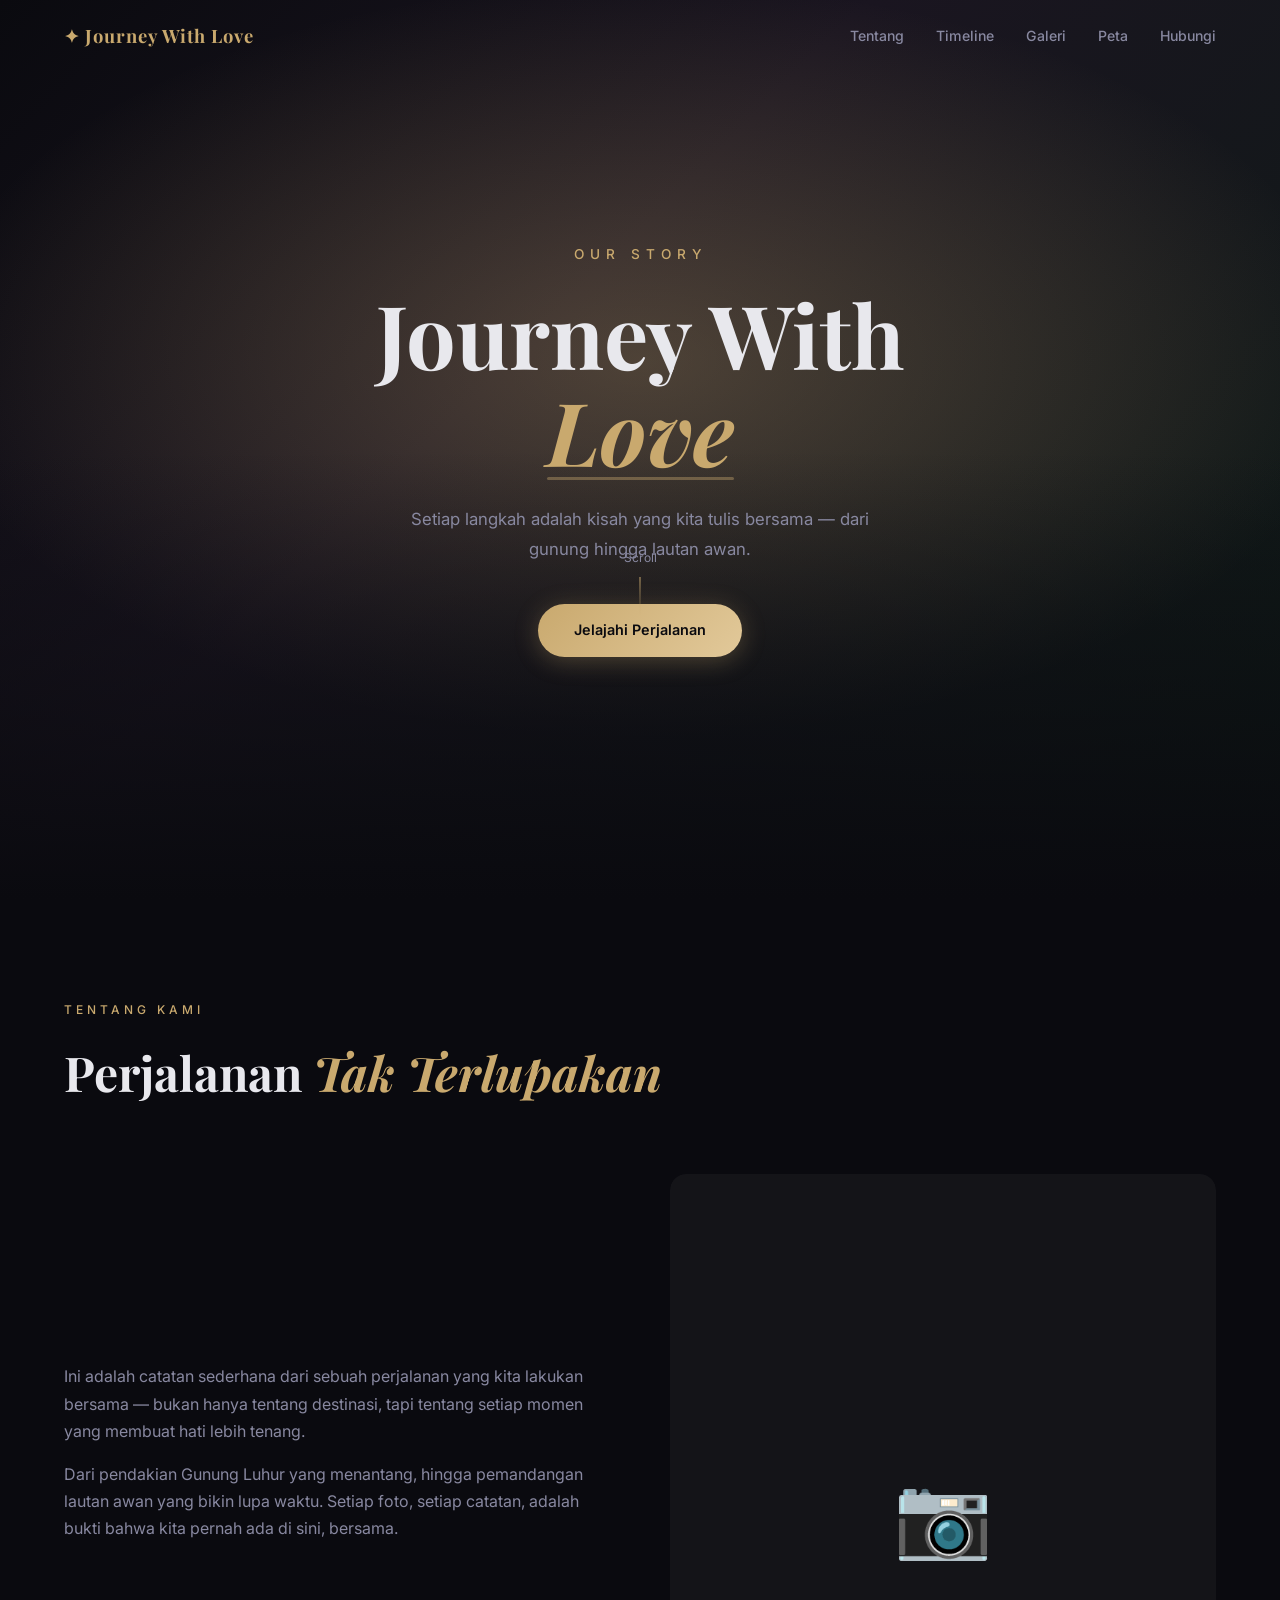
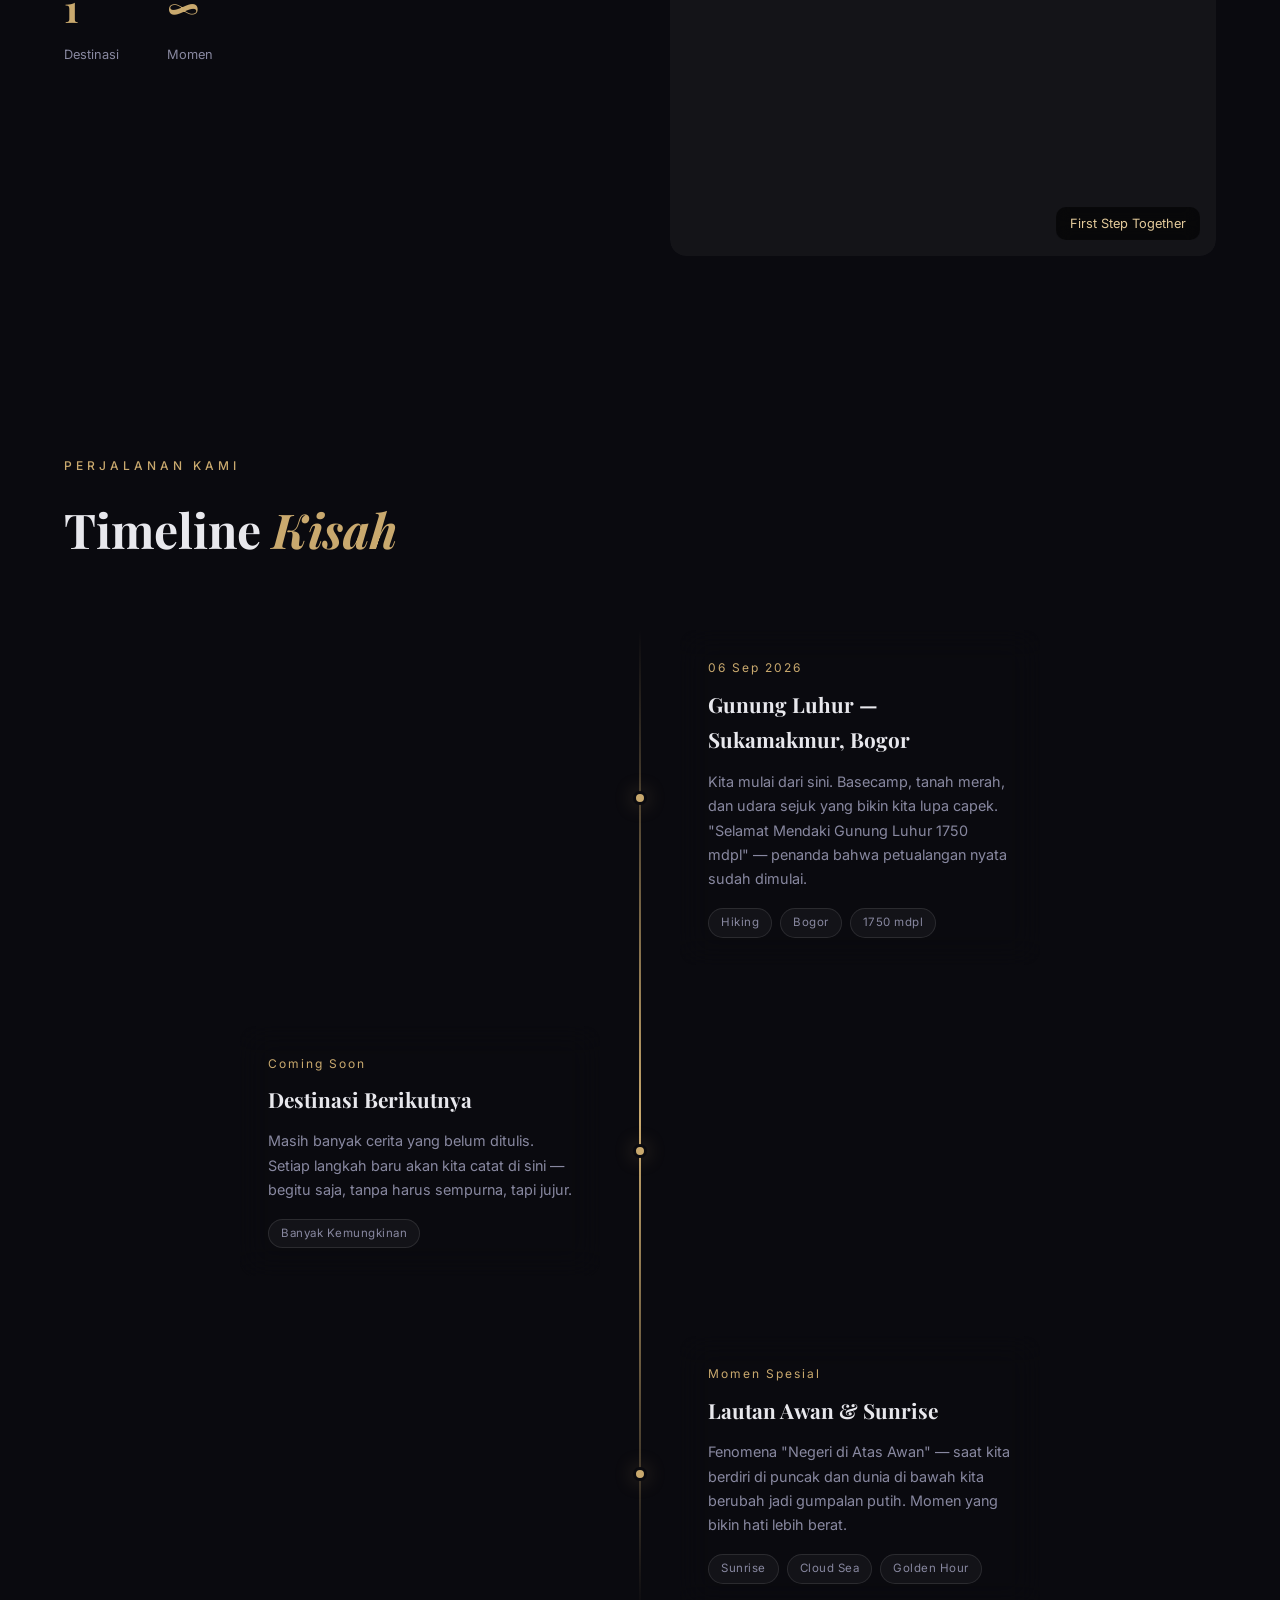
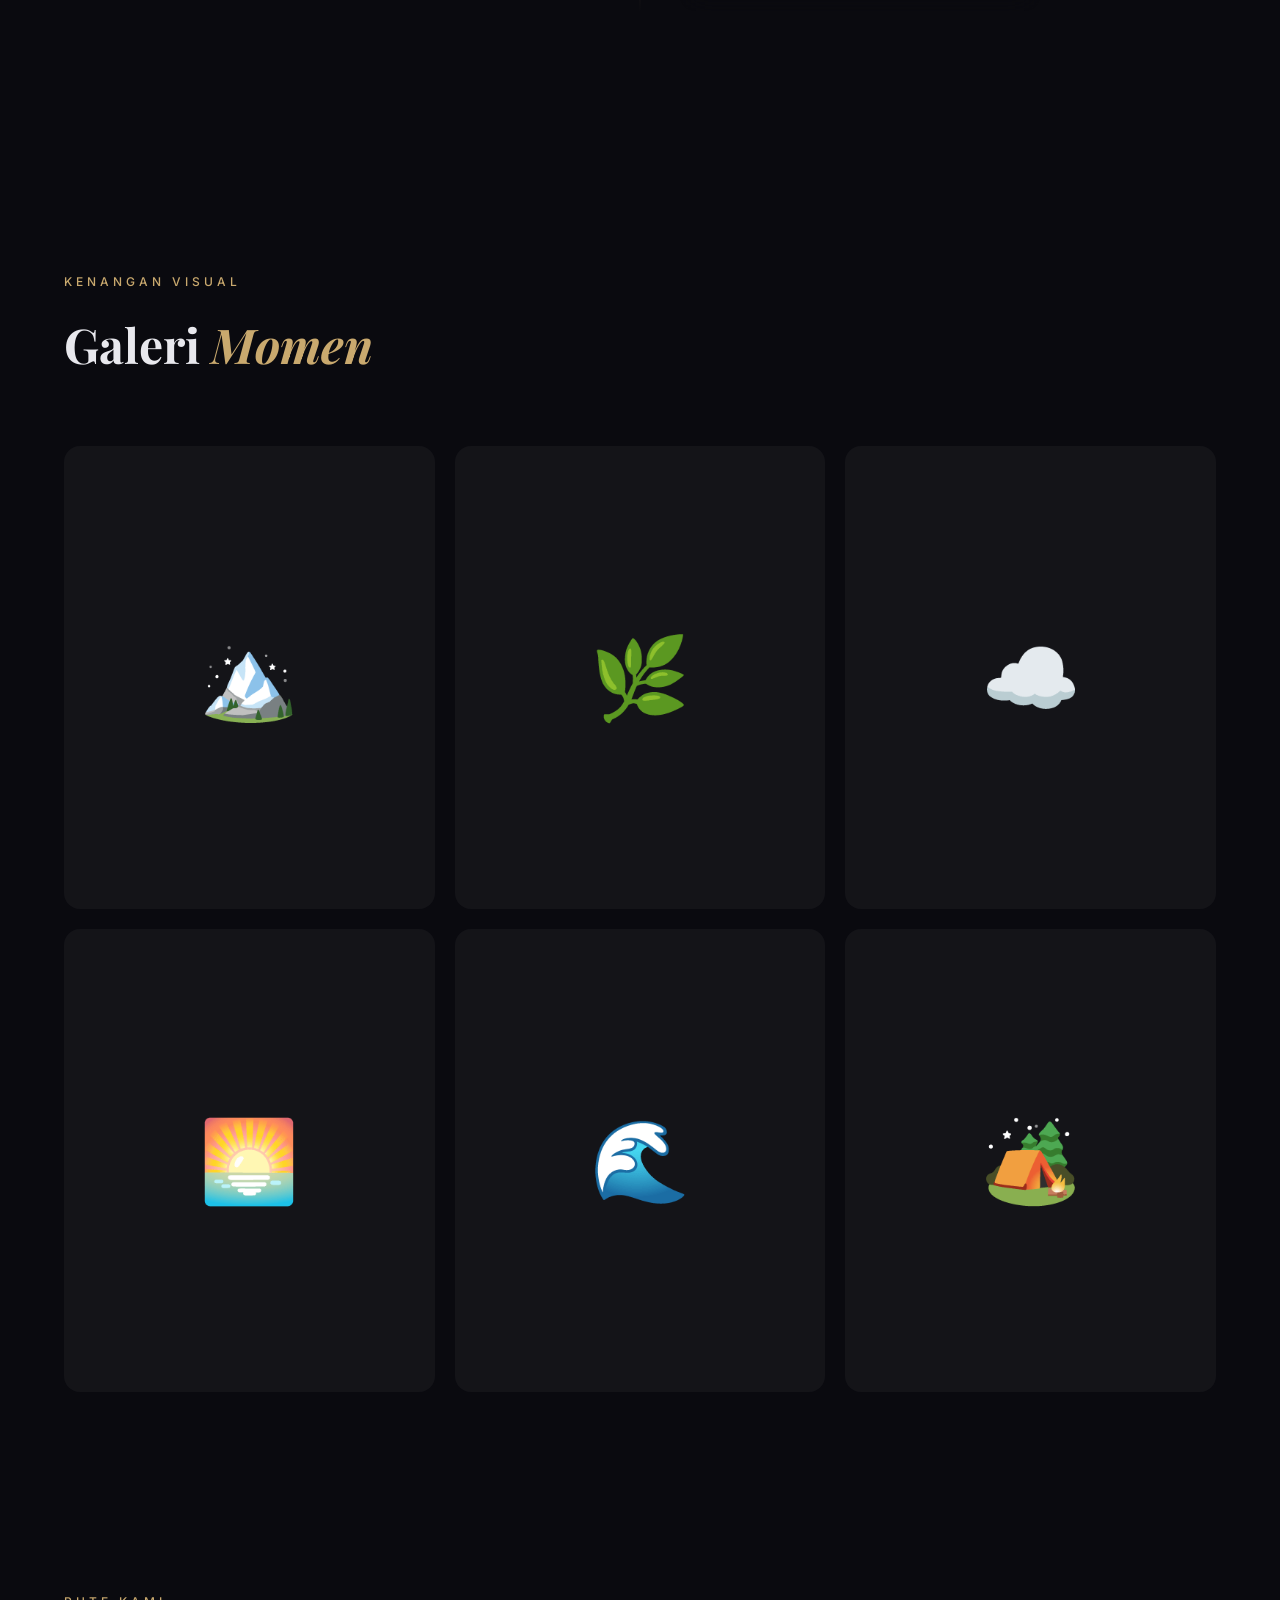
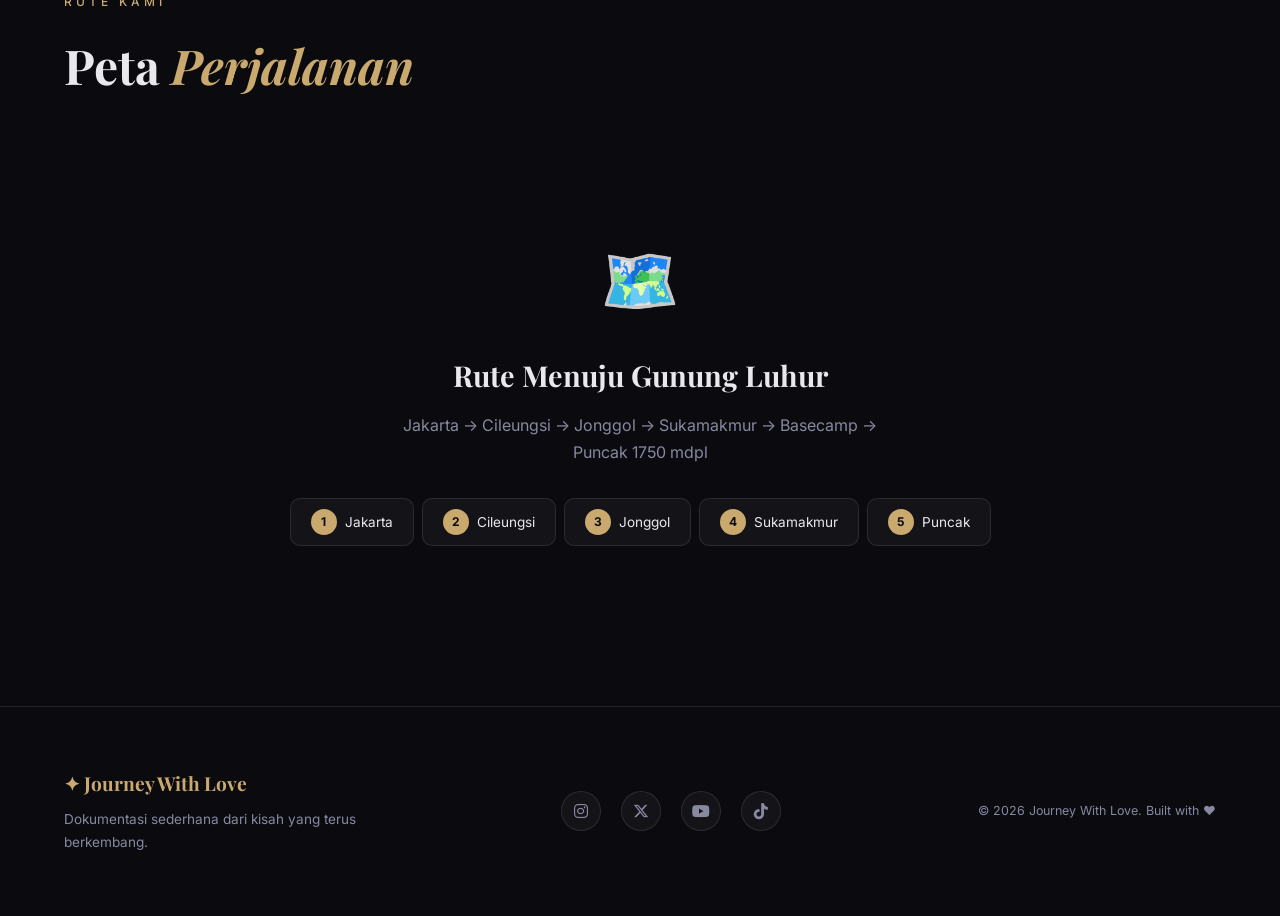
<file: index.html>
<!DOCTYPE html>
<html lang="id">
<head>
  <meta charset="UTF-8">
  <meta name="viewport" content="width=device-width, initial-scale=1.0">
  <title>Journey With Love ✦</title>
  <link rel="stylesheet" href="css/style.css">
  <link rel="preconnect" href="https://fonts.googleapis.com">
  <link href="https://fonts.googleapis.com/css2?family=Inter:wght@300;400;500;600;700&family=Playfair+Display:ital,wght@0,400;0,700;1,400&display=swap" rel="stylesheet">
  <link rel="stylesheet" href="https://cdnjs.cloudflare.com/ajax/libs/font-awesome/6.5.0/css/all.min.css">
</head>
<body>

  <!-- Loader -->
  <div class="loader" id="loader">
    <div class="loader-ring"></div>
    <p class="loader-text">Loading our story...</p>
  </div>

  <!-- Navigation -->
  <nav class="navbar" id="navbar">
    <div class="nav-inner">
      <a href="#hero" class="nav-logo">✦ Journey With Love</a>
      <button class="nav-toggle" id="navToggle" aria-label="Toggle menu">
        <span></span><span></span><span></span>
      </button>
      <ul class="nav-links" id="navLinks">
        <li><a href="#about">Tentang</a></li>
        <li><a href="#timeline">Timeline</a></li>
        <li><a href="#gallery">Galeri</a></li>
        <li><a href="#map">Peta</a></li>
        <li><a href="#footer">Hubungi</a></li>
      </ul>
    </div>
  </nav>

  <!-- Hero Section -->
  <section class="hero" id="hero">
    <div class="hero-bg"></div>
    <div class="hero-overlay"></div>
    <div class="hero-content">
      <p class="hero-subtitle">Our Story</p>
      <h1 class="hero-title">Journey With<br><span class="highlight">Love</span></h1>
      <p class="hero-desc">Setiap langkah adalah kisah yang kita tulis bersama — dari gunung hingga lautan awan.</p>
      <a href="#timeline" class="btn-primary">Jelajahi Perjalanan</a>
      <div class="hero-scroll-hint">
        <span>Scroll</span>
        <div class="scroll-line"></div>
      </div>
    </div>
  </section>

  <!-- About Section -->
  <section class="about" id="about">
    <div class="container">
      <div class="section-label">Tentang Kami</div>
      <h2 class="section-title">Perjalanan <span class="highlight">Tak Terlupakan</span></h2>
      <div class="about-grid">
        <div class="about-text">
          <p>Ini adalah catatan sederhana dari sebuah perjalanan yang kita lakukan bersama — bukan hanya tentang destinasi, tapi tentang setiap momen yang membuat hati lebih tenang.</p>
          <p>Dari pendakian Gunung Luhur yang menantang, hingga pemandangan lautan awan yang bikin lupa waktu. Setiap foto, setiap catatan, adalah bukti bahwa kita pernah ada di sini, bersama.</p>
          <div class="about-stats">
            <div class="stat">
              <span class="stat-number">1</span>
              <span class="stat-label">Destinasi</span>
            </div>
            <div class="stat">
              <span class="stat-number">∞</span>
              <span class="stat-label">Momen</span>
            </div>
          </div>
        </div>
        <div class="about-visual">
          <div class="glass-card about-img">
            <div class="img-placeholder">📷</div>
            <div class="img-caption">First Step Together</div>
          </div>
        </div>
      </div>
    </div>
  </section>

  <!-- Timeline Section -->
  <section class="timeline" id="timeline">
    <div class="container">
      <div class="section-label">Perjalanan Kami</div>
      <h2 class="section-title">Timeline <span class="highlight">Kisah</span></h2>
      <div class="timeline-container">
        <div class="timeline-line"></div>

        <div class="timeline-item" data-aos="fade-right">
          <div class="timeline-dot"></div>
          <div class="timeline-card glass-card">
            <div class="timeline-date">06 Sep 2026</div>
            <div class="timeline-title">Gunung Luhur — Sukamakmur, Bogor</div>
            <p class="timeline-desc">Kita mulai dari sini. Basecamp, tanah merah, dan udara sejuk yang bikin kita lupa capek. "Selamat Mendaki Gunung Luhur 1750 mdpl" — penanda bahwa petualangan nyata sudah dimulai.</p>
            <div class="timeline-tags">
              <span class="tag">Hiking</span>
              <span class="tag">Bogor</span>
              <span class="tag">1750 mdpl</span>
            </div>
          </div>
        </div>

        <div class="timeline-item" data-aos="fade-left">
          <div class="timeline-dot"></div>
          <div class="timeline-card glass-card">
            <div class="timeline-date">Coming Soon</div>
            <div class="timeline-title">Destinasi Berikutnya</div>
            <p class="timeline-desc">Masih banyak cerita yang belum ditulis. Setiap langkah baru akan kita catat di sini — begitu saja, tanpa harus sempurna, tapi jujur.</p>
            <div class="timeline-tags">
              <span class="tag">Banyak Kemungkinan</span>
            </div>
          </div>
        </div>

        <div class="timeline-item" data-aos="fade-right">
          <div class="timeline-dot"></div>
          <div class="timeline-card glass-card">
            <div class="timeline-date">Momen Spesial</div>
            <div class="timeline-title">Lautan Awan & Sunrise</div>
            <p class="timeline-desc">Fenomena "Negeri di Atas Awan" — saat kita berdiri di puncak dan dunia di bawah kita berubah jadi gumpalan putih. Momen yang bikin hati lebih berat.</p>
            <div class="timeline-tags">
              <span class="tag">Sunrise</span>
              <span class="tag">Cloud Sea</span>
              <span class="tag">Golden Hour</span>
            </div>
          </div>
        </div>
      </div>
    </div>
  </section>

  <!-- Gallery Section -->
  <section class="gallery" id="gallery">
    <div class="container">
      <div class="section-label">Kenangan Visual</div>
      <h2 class="section-title">Galeri <span class="highlight">Momen</span></h2>
      <div class="gallery-grid">
        <div class="gallery-item" data-aos="fade-up">
          <div class="gallery-img img-placeholder-lg">🏔️</div>
          <div class="gallery-overlay">
            <div class="gallery-caption">Puncak 1750</div>
            <div class="gallery-location">Gunung Luhur, Bogor</div>
          </div>
        </div>
        <div class="gallery-item" data-aos="fade-up" data-aos-delay="100">
          <div class="gallery-img img-placeholder-lg">🌿</div>
          <div class="gallery-overlay">
            <div class="gallery-caption">Hydrangea Trail</div>
            <div class="gallery-location">Basecamp Area</div>
          </div>
        </div>
        <div class="gallery-item" data-aos="fade-up" data-aos-delay="200">
          <div class="gallery-img img-placeholder-lg">☁️</div>
          <div class="gallery-overlay">
            <div class="gallery-caption">Lautan Awan</div>
            <div class="gallery-location">Puncak Pancawangi</div>
          </div>
        </div>
        <div class="gallery-item" data-aos="fade-up" data-aos-delay="300">
          <div class="gallery-img img-placeholder-lg">🌅</div>
          <div class="gallery-overlay">
            <div class="gallery-caption">Golden Sunrise</div>
            <div class="gallery-location">Puncak Gunung Luhur</div>
          </div>
        </div>
        <div class="gallery-item" data-aos="fade-up" data-aos-delay="150">
          <div class="gallery-img img-placeholder-lg">🌊</div>
          <div class="gallery-overlay">
            <div class="gallery-caption">Kebun Teh Ciliwung</div>
            <div class="gallery-location">Perjalanan ke Basecamp</div>
          </div>
        </div>
        <div class="gallery-item" data-aos="fade-up" data-aos-delay="250">
          <div class="gallery-img img-placeholder-lg">🏕️</div>
          <div class="gallery-overlay">
            <div class="gallery-caption">Basecamp Smart Camp</div>
            <div class="gallery-location">Sukamakmur, Bogor</div>
          </div>
        </div>
      </div>
    </div>
  </section>

  <!-- Map / Locations Section -->
  <section class="map-section" id="map">
    <div class="container">
      <div class="section-label">Rute Kami</div>
      <h2 class="section-title">Peta <span class="highlight">Perjalanan</span></h2>
      <div class="map-container glass-card">
        <div class="map-placeholder">
          <div class="map-icon">🗺️</div>
          <h3>Rute Menuju Gunung Luhur</h3>
          <p>Jakarta → Cileungsi → Jonggol → Sukamakmur → Basecamp → Puncak 1750 mdpl</p>
          <div class="route-steps">
            <div class="route-step"><span>1</span> Jakarta</div>
            <div class="route-step"><span>2</span> Cileungsi</div>
            <div class="route-step"><span>3</span> Jonggol</div>
            <div class="route-step"><span>4</span> Sukamakmur</div>
            <div class="route-step"><span>5</span> Puncak</div>
          </div>
        </div>
      </div>
    </div>
  </section>

  <!-- Footer -->
  <footer class="footer" id="footer">
    <div class="container">
      <div class="footer-inner">
        <div class="footer-brand">
          <div class="footer-logo">✦ Journey With Love</div>
          <p>Dokumentasi sederhana dari kisah yang terus berkembang.</p>
        </div>
        <div class="footer-links">
          <a href="#" aria-label="Instagram"><i class="fab fa-instagram"></i></a>
          <a href="#" aria-label="Twitter"><i class="fab fa-x-twitter"></i></a>
          <a href="#" aria-label="YouTube"><i class="fab fa-youtube"></i></a>
          <a href="#" aria-label="TikTok"><i class="fab fa-tiktok"></i></a>
        </div>
        <div class="footer-bottom">
          <p>&copy; 2026 Journey With Love. Built with ❤️</p>
        </div>
      </div>
    </div>
  </footer>

  <script src="js/script.js"></script>
</body>
</html>
</file>
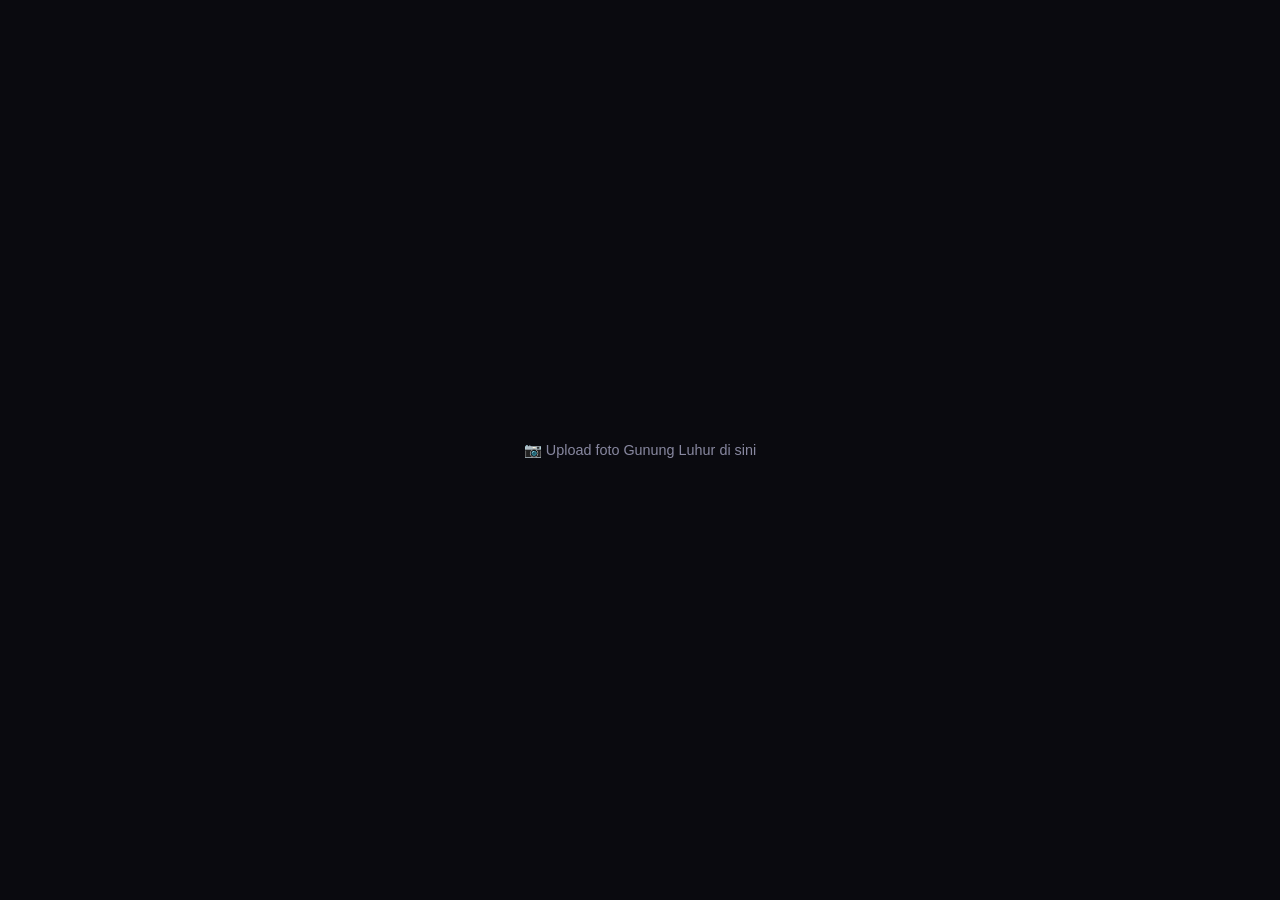
<file: images/index.html>
<!DOCTYPE html>
<html lang="id">
<head>
  <meta charset="UTF-8">
  <meta name="viewport" content="width=device-width, initial-scale=1.0">
  <title>Gunung Luhur — Foto</title>
  <style>
    * { margin: 0; padding: 0; box-sizing: border-box; }
    body { background: #0a0a0f; font-family: 'Inter', sans-serif; display: flex; align-items: center; justify-content: center; min-height: 100vh; }
    .placeholder-text { color: #8888a0; font-size: 0.9rem; text-align: center; }
  </style>
</head>
<body>
  <p class="placeholder-text">📷 Upload foto Gunung Luhur di sini</p>
</body>
</html>
</file>
<file: css/style.css>
/* ===== Reset & Base ===== */
*, *::before, *::after { margin: 0; padding: 0; box-sizing: border-box; }

:root {
  --bg: #0a0a0f;
  --bg-secondary: #12121a;
  --surface: rgba(255,255,255,0.04);
  --surface-hover: rgba(255,255,255,0.08);
  --glass: rgba(255,255,255,0.06);
  --glass-border: rgba(255,255,255,0.1);
  --text: #e8e8ed;
  --text-muted: #8888a0;
  --accent: #c9a96e;
  --accent-light: #e2c99a;
  --accent-glow: rgba(201,169,110,0.3);
  --highlight: #e8c57a;
  --radius: 16px;
  --radius-sm: 10px;
  --transition: 0.4s cubic-bezier(0.25,0.46,0.45,0.94);
}

html { scroll-behavior: smooth; }

body {
  font-family: 'Inter', sans-serif;
  background: var(--bg);
  color: var(--text);
  line-height: 1.7;
  overflow-x: hidden;
}

::-webkit-scrollbar { width: 6px; }
::-webkit-scrollbar-track { background: var(--bg); }
::-webkit-scrollbar-thumb { background: var(--accent); border-radius: 3px; }

a { color: inherit; text-decoration: none; }

/* ===== Loader ===== */
.loader {
  position: fixed; inset: 0; z-index: 9999;
  background: var(--bg);
  display: flex; flex-direction: column;
  align-items: center; justify-content: center;
  transition: opacity 0.6s ease, visibility 0.6s ease;
}
.loader.hidden { opacity: 0; visibility: hidden; pointer-events: none; }
.loader-ring {
  width: 50px; height: 50px;
  border: 2px solid var(--glass-border);
  border-top-color: var(--accent);
  border-radius: 50%;
  animation: spin 1s linear infinite;
}
.loader-text { margin-top: 16px; color: var(--text-muted); font-size: 0.85rem; letter-spacing: 2px; }
@keyframes spin { to { transform: rotate(360deg); } }

/* ===== Navigation ===== */
.navbar {
  position: fixed; top: 0; left: 0; right: 0; z-index: 1000;
  padding: 20px 0;
  transition: var(--transition);
}
.navbar.scrolled {
  background: rgba(10,10,15,0.85);
  backdrop-filter: blur(20px);
  border-bottom: 1px solid var(--glass-border);
  padding: 14px 0;
}
.nav-inner {
  max-width: 1200px; margin: 0 auto; padding: 0 24px;
  display: flex; align-items: center; justify-content: space-between;
}
.nav-logo {
  font-family: 'Playfair Display', serif;
  font-size: 1.15rem; font-weight: 700;
  color: var(--accent);
  letter-spacing: 1px;
}
.nav-toggle {
  display: none; flex-direction: column; gap: 5px;
  background: none; border: none; cursor: pointer; padding: 4px;
}
.nav-toggle span {
  display: block; width: 24px; height: 2px;
  background: var(--text); transition: var(--transition);
}
.nav-links {
  display: flex; gap: 32px; list-style: none;
}
.nav-links a {
  font-size: 0.88rem; font-weight: 500;
  color: var(--text-muted); transition: var(--transition);
  position: relative;
}
.nav-links a::after {
  content: ''; position: absolute; bottom: -4px; left: 0;
  width: 0; height: 1px; background: var(--accent);
  transition: var(--transition);
}
.nav-links a:hover { color: var(--text); }
.nav-links a:hover::after { width: 100%; }

/* ===== Hero ===== */
.hero {
  position: relative; min-height: 100vh;
  display: flex; align-items: center; justify-content: center;
  overflow: hidden;
}
.hero-bg {
  position: absolute; inset: 0;
  background: linear-gradient(135deg, #0a0a0f 0%, #1a1520 40%, #0d1a15 100%);
  z-index: 0;
}
.hero-bg::before {
  content: ''; position: absolute; inset: 0;
  background: radial-gradient(ellipse 80% 60% at 50% 40%, var(--accent-glow) 0%, transparent 70%);
  animation: pulse 6s ease-in-out infinite;
}
@keyframes pulse { 0%, 100% { opacity: 0.5; } 50% { opacity: 1; } }
.hero-overlay {
  position: absolute; inset: 0; z-index: 1;
  background: linear-gradient(to bottom, transparent 50%, var(--bg) 100%);
}
.hero-content {
  position: relative; z-index: 2;
  text-align: center; padding: 0 24px; max-width: 720px;
}
.hero-subtitle {
  font-size: 0.85rem; letter-spacing: 6px; text-transform: uppercase;
  color: var(--accent); margin-bottom: 20px; font-weight: 500;
}
.hero-title {
  font-family: 'Playfair Display', serif;
  font-size: clamp(2.8rem, 7vw, 5.5rem);
  font-weight: 700; line-height: 1.1; margin-bottom: 24px;
}
.hero-title .highlight {
  color: var(--accent); font-style: italic;
  position: relative; display: inline-block;
}
.hero-title .highlight::after {
  content: ''; position: absolute; bottom: 0; left: 0;
  width: 100%; height: 3px; background: var(--accent);
  opacity: 0.4; border-radius: 2px;
}
.hero-desc {
  font-size: 1.05rem; color: var(--text-muted);
  max-width: 520px; margin: 0 auto 40px; line-height: 1.8;
}
.btn-primary {
  display: inline-block; padding: 14px 36px;
  background: linear-gradient(135deg, var(--accent), var(--accent-light));
  color: var(--bg); font-weight: 600; font-size: 0.9rem;
  border-radius: 50px; border: none; cursor: pointer;
  transition: var(--transition);
  box-shadow: 0 4px 24px var(--accent-glow);
}
.btn-primary:hover { transform: translateY(-2px); box-shadow: 0 8px 32px var(--accent-glow); }

.hero-scroll-hint {
  position: absolute; bottom: 40px; left: 50%; transform: translateX(-50%);
  z-index: 2; display: flex; flex-direction: column;
  align-items: center; gap: 8px; color: var(--text-muted); font-size: 0.75rem;
  animation: bounce 2s infinite;
}
@keyframes bounce { 0%,100% { transform: translateX(-50%) translateY(0); } 50% { transform: translateX(-50%) translateY(8px); } }
.scroll-line { width: 1px; height: 40px; background: linear-gradient(to bottom, var(--accent), transparent); }

/* ===== Sections ===== */
.container { max-width: 1200px; margin: 0 auto; padding: 0 24px; }
.section-label {
  font-size: 0.75rem; letter-spacing: 4px; text-transform: uppercase;
  color: var(--accent); margin-bottom: 12px; font-weight: 500;
}
.section-title {
  font-family: 'Playfair Display', serif;
  font-size: clamp(2rem, 4vw, 3rem);
  margin-bottom: 60px; font-weight: 700;
}
.section-title .highlight { color: var(--accent); font-style: italic; }

/* ===== About ===== */
.about { padding: 100px 0; }
.about-grid {
  display: grid; grid-template-columns: 1fr 1fr; gap: 60px; align-items: center;
}
.about-text p { color: var(--text-muted); margin-bottom: 16px; font-size: 1rem; }
.about-stats { display: flex; gap: 48px; margin-top: 32px; }
.stat-number {
  display: block; font-size: 2.4rem; font-weight: 700;
  color: var(--accent); font-family: 'Playfair Display', serif;
}
.stat-label { font-size: 0.8rem; color: var(--text-muted); margin-top: 4px; }
.about-img {
  width: 100%; aspect-ratio: 4/5; border-radius: var(--radius);
  overflow: hidden; position: relative;
}
.img-placeholder {
  display: flex; align-items: center; justify-content: center;
  width: 100%; height: 100%; font-size: 5rem; background: var(--surface);
  border-radius: var(--radius);
}
.img-placeholder-lg { font-size: 7rem; }
.img-caption {
  position: absolute; bottom: 16px; right: 16px;
  background: rgba(0,0,0,0.6); padding: 6px 14px;
  border-radius: var(--radius-sm); font-size: 0.8rem;
  color: var(--accent-light); backdrop-filter: blur(8px);
}

/* ===== Timeline ===== */
.timeline { padding: 100px 0; position: relative; }
.timeline-container { max-width: 800px; margin: 0 auto; position: relative; }
.timeline-line {
  position: absolute; left: 50%; top: 0; bottom: 0; width: 2px;
  background: linear-gradient(to bottom, transparent, var(--accent), transparent);
  transform: translateX(-50%);
}
.timeline-item {
  position: relative; margin-bottom: 60px;
  display: flex; align-items: center;
}
.timeline-item:nth-child(odd) { flex-direction: row; }
.timeline-item:nth-child(even) { flex-direction: row-reverse; }
.timeline-dot {
  position: absolute; left: 50%; transform: translateX(-50%);
  width: 14px; height: 14px; background: var(--accent);
  border-radius: 50%; border: 3px solid var(--bg);
  z-index: 2; box-shadow: 0 0 20px var(--accent-glow);
}
.timeline-card {
  width: 45%; padding: 28px; border-radius: var(--radius);
  backdrop-filter: blur(16px); transition: var(--transition);
}
.timeline-card:hover { transform: translateY(-4px); background: var(--surface-hover); }
.timeline-date { font-size: 0.75rem; color: var(--accent); letter-spacing: 2px; margin-bottom: 8px; }
.timeline-title { font-family: 'Playfair Display', serif; font-size: 1.3rem; font-weight: 700; margin-bottom: 12px; }
.timeline-desc { color: var(--text-muted); font-size: 0.9rem; margin-bottom: 16px; line-height: 1.7; }
.timeline-tags { display: flex; gap: 8px; flex-wrap: wrap; }
.tag {
  padding: 4px 12px; font-size: 0.72rem; border-radius: 20px;
  background: var(--surface); border: 1px solid var(--glass-border);
  color: var(--text-muted); letter-spacing: 0.5px;
}

/* ===== Gallery ===== */
.gallery { padding: 100px 0; }
.gallery-grid {
  display: grid; grid-template-columns: repeat(3, 1fr); gap: 20px;
}
.gallery-item {
  position: relative; aspect-ratio: 4/5; border-radius: var(--radius);
  overflow: hidden; cursor: pointer;
}
.gallery-img {
  width: 100%; height: 100%; display: flex; align-items: center; justify-content: center;
  font-size: 5rem; background: var(--surface); transition: var(--transition);
}
.gallery-item:hover .gallery-img { transform: scale(1.05); }
.gallery-overlay {
  position: absolute; inset: 0;
  background: linear-gradient(to top, rgba(0,0,0,0.85) 0%, transparent 60%);
  display: flex; flex-direction: column; justify-content: flex-end;
  padding: 24px; opacity: 0; transition: var(--transition);
}
.gallery-item:hover .gallery-overlay { opacity: 1; }
.gallery-caption { font-size: 1.1rem; font-weight: 600; }
.gallery-location { font-size: 0.78rem; color: var(--accent-light); margin-top: 4px; }

/* ===== Map Section ===== */
.map-section { padding: 100px 0; }
.map-container {
  border-radius: var(--radius); padding: 60px; text-align: center;
}
.map-icon { font-size: 4rem; margin-bottom: 16px; }
.map-container h3 { font-family: 'Playfair Display', serif; font-size: 1.8rem; margin-bottom: 12px; }
.map-container p { color: var(--text-muted); margin-bottom: 32px; max-width: 500px; margin-left: auto; margin-right: auto; }
.route-steps { display: flex; justify-content: center; gap: 8px; flex-wrap: wrap; }
.route-step {
  display: flex; align-items: center; gap: 8px;
  padding: 10px 20px; background: var(--surface);
  border-radius: var(--radius-sm); border: 1px solid var(--glass-border);
  font-size: 0.85rem;
}
.route-step span {
  width: 26px; height: 26px; display: flex; align-items: center; justify-content: center;
  background: var(--accent); color: var(--bg); border-radius: 50%;
  font-size: 0.75rem; font-weight: 700;
}

/* ===== Footer ===== */
.footer { padding: 60px 0 30px; border-top: 1px solid var(--glass-border); }
.footer-inner {
  display: flex; justify-content: space-between; align-items: center;
  flex-wrap: wrap; gap: 32px; margin-bottom: 32px;
}
.footer-brand p { color: var(--text-muted); font-size: 0.85rem; margin-top: 8px; max-width: 300px; }
.footer-logo { font-family: 'Playfair Display', serif; font-size: 1.2rem; color: var(--accent); font-weight: 700; }
.footer-links { display: flex; gap: 20px; }
.footer-links a {
  width: 40px; height: 40px; display: flex; align-items: center; justify-content: center;
  border-radius: 50%; background: var(--surface); border: 1px solid var(--glass-border);
  transition: var(--transition); color: var(--text-muted);
}
.footer-links a:hover { background: var(--accent); color: var(--bg); border-color: var(--accent); }
.footer-bottom p { font-size: 0.78rem; color: var(--text-muted); }

/* ===== AOS Animations ===== */
[data-aos] { opacity: 0; transform: translateY(30px); transition: opacity 0.8s ease, transform 0.8s ease; }
[data-aos].aos-animate { opacity: 1; transform: translateY(0); }

/* ===== Responsive ===== */
@media (max-width: 900px) {
  .about-grid { grid-template-columns: 1fr; gap: 40px; }
  .about-text { text-align: center; }
  .about-stats { justify-content: center; }
  .timeline-line { left: 20px; }
  .timeline-item, .timeline-item:nth-child(odd), .timeline-item:nth-child(even) {
    flex-direction: row; padding-left: 50px;
  }
  .timeline-dot { left: 20px; }
  .timeline-card { width: 100%; }
  .gallery-grid { grid-template-columns: repeat(2, 1fr); }
  .footer-inner { flex-direction: column; text-align: center; }
  .footer-links { justify-content: center; }
}
@media (max-width: 600px) {
  .nav-links { display: none; }
  .nav-toggle { display: flex; }
  .nav-links.active {
    display: flex; flex-direction: column;
    position: absolute; top: 100%; left: 0; right: 0;
    background: rgba(10,10,15,0.95); padding: 20px 24px;
    backdrop-filter: blur(20px); border-bottom: 1px solid var(--glass-border);
  }
  .gallery-grid { grid-template-columns: 1fr; }
}
</file>
